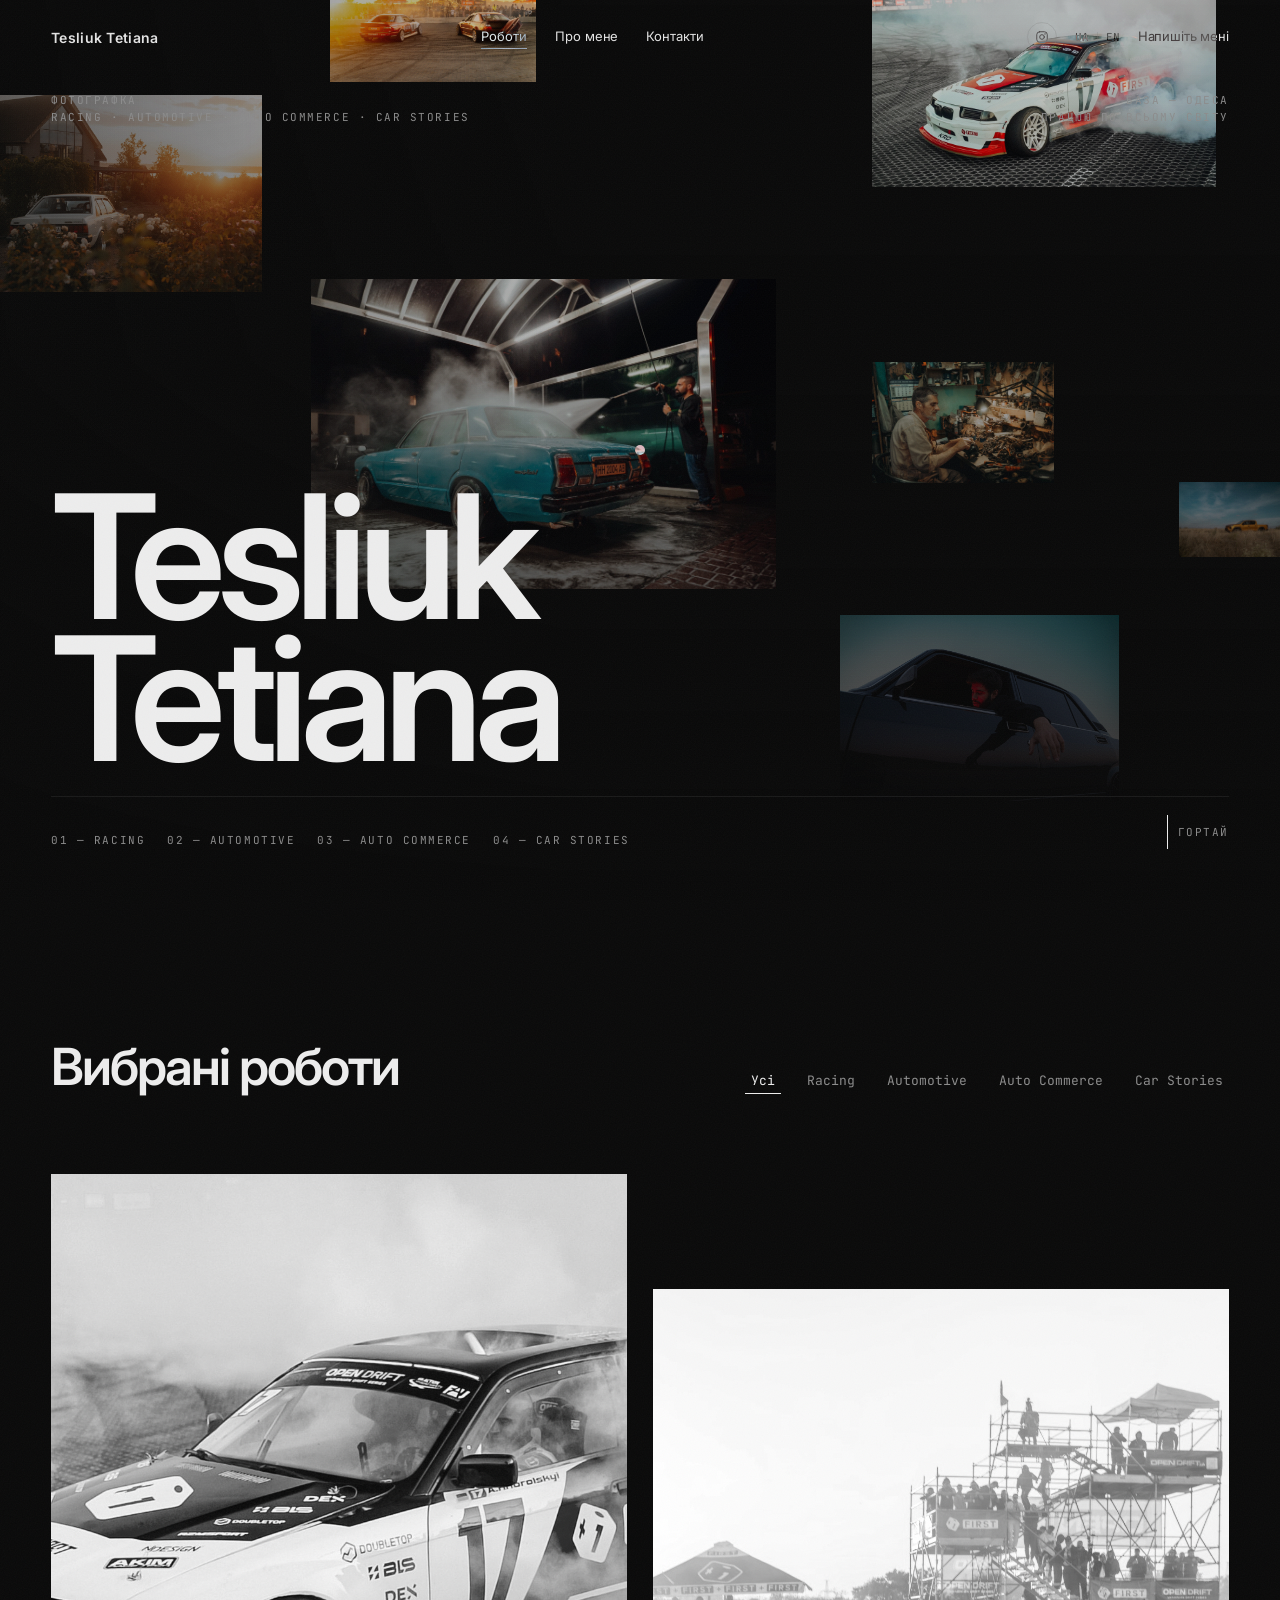
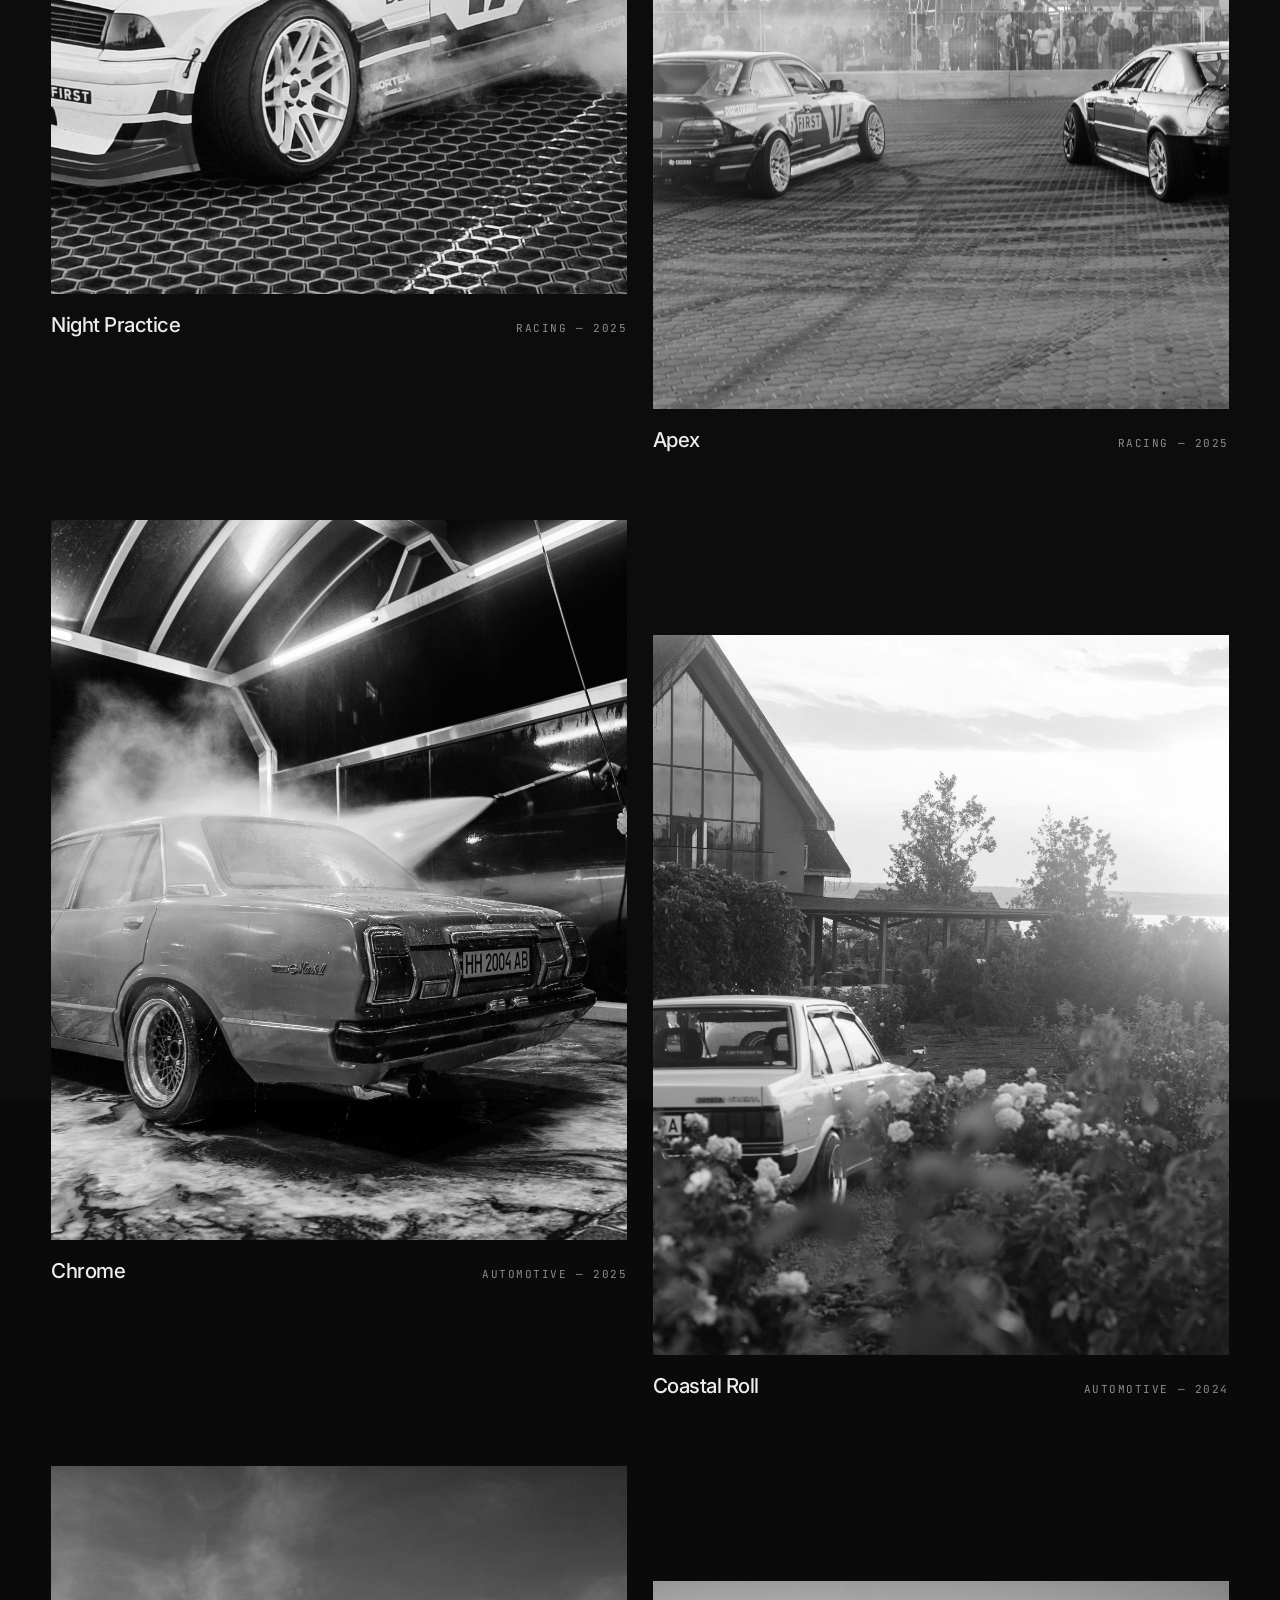
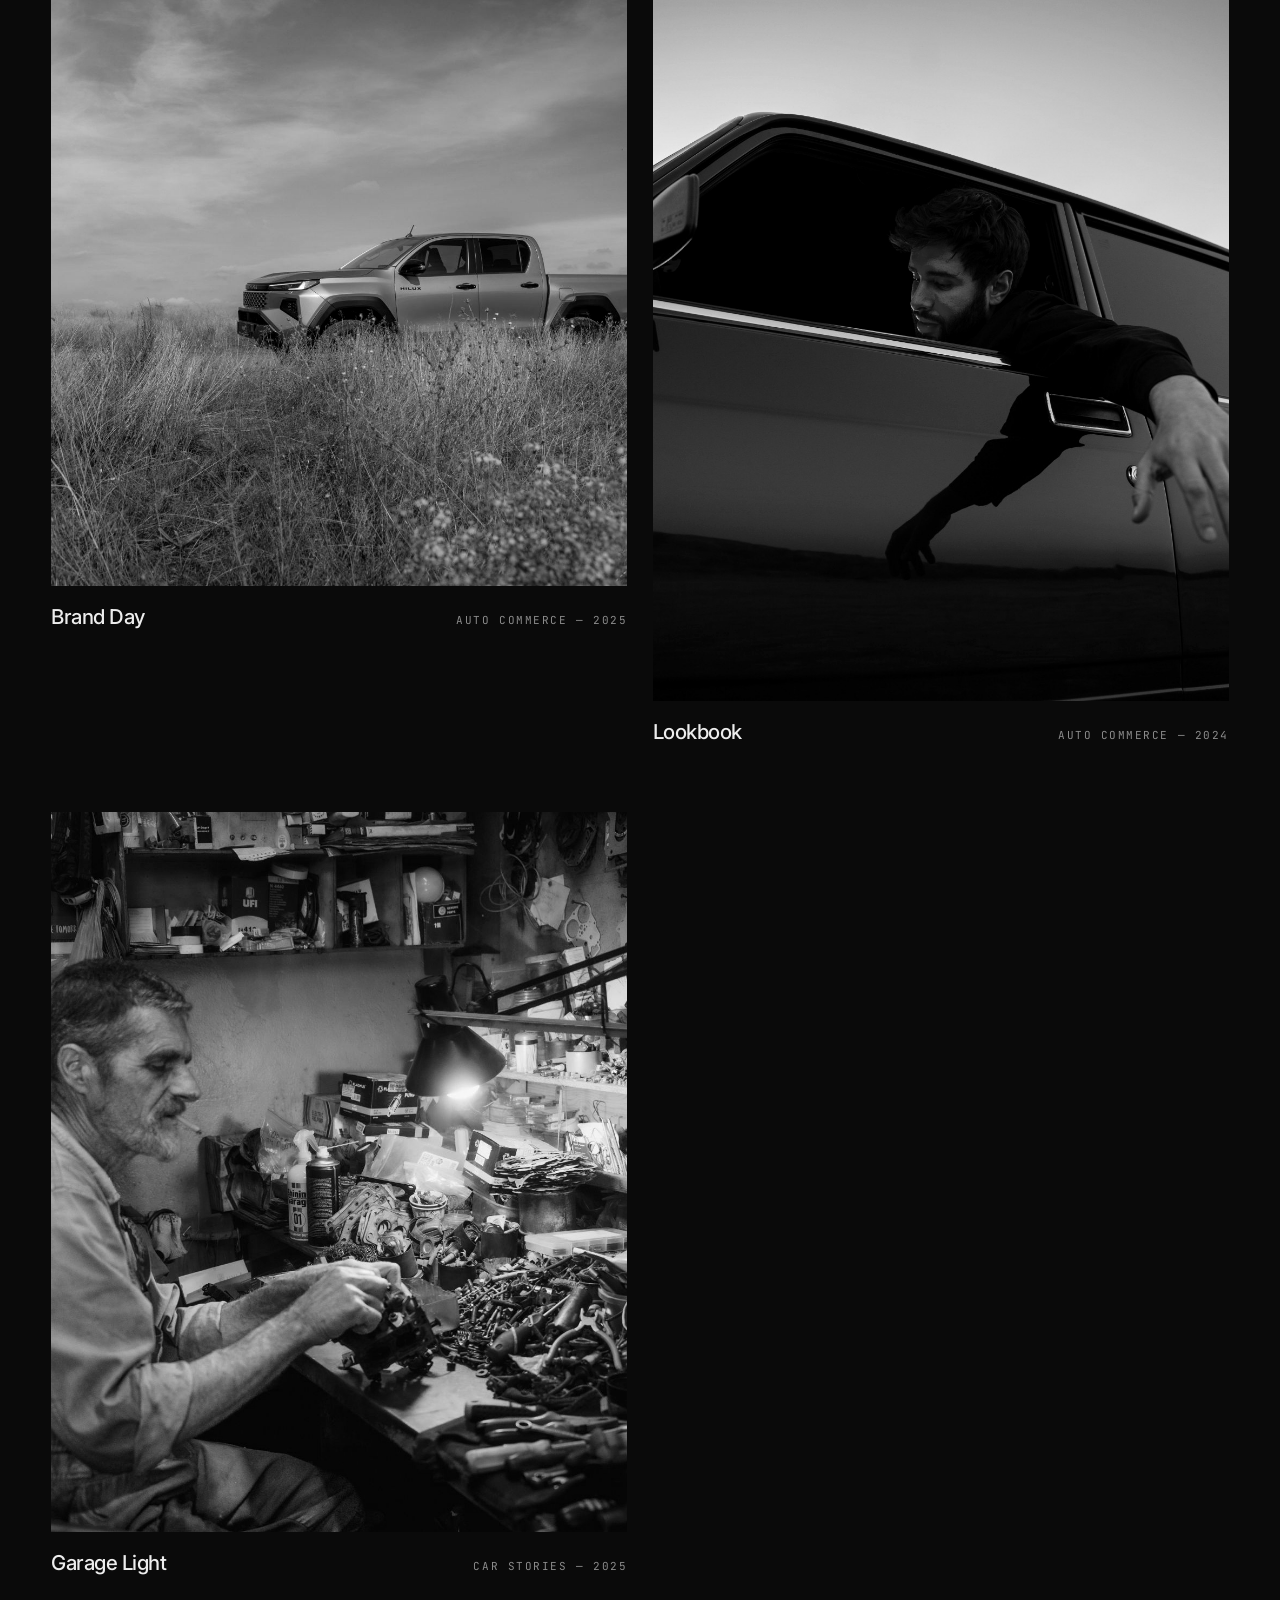
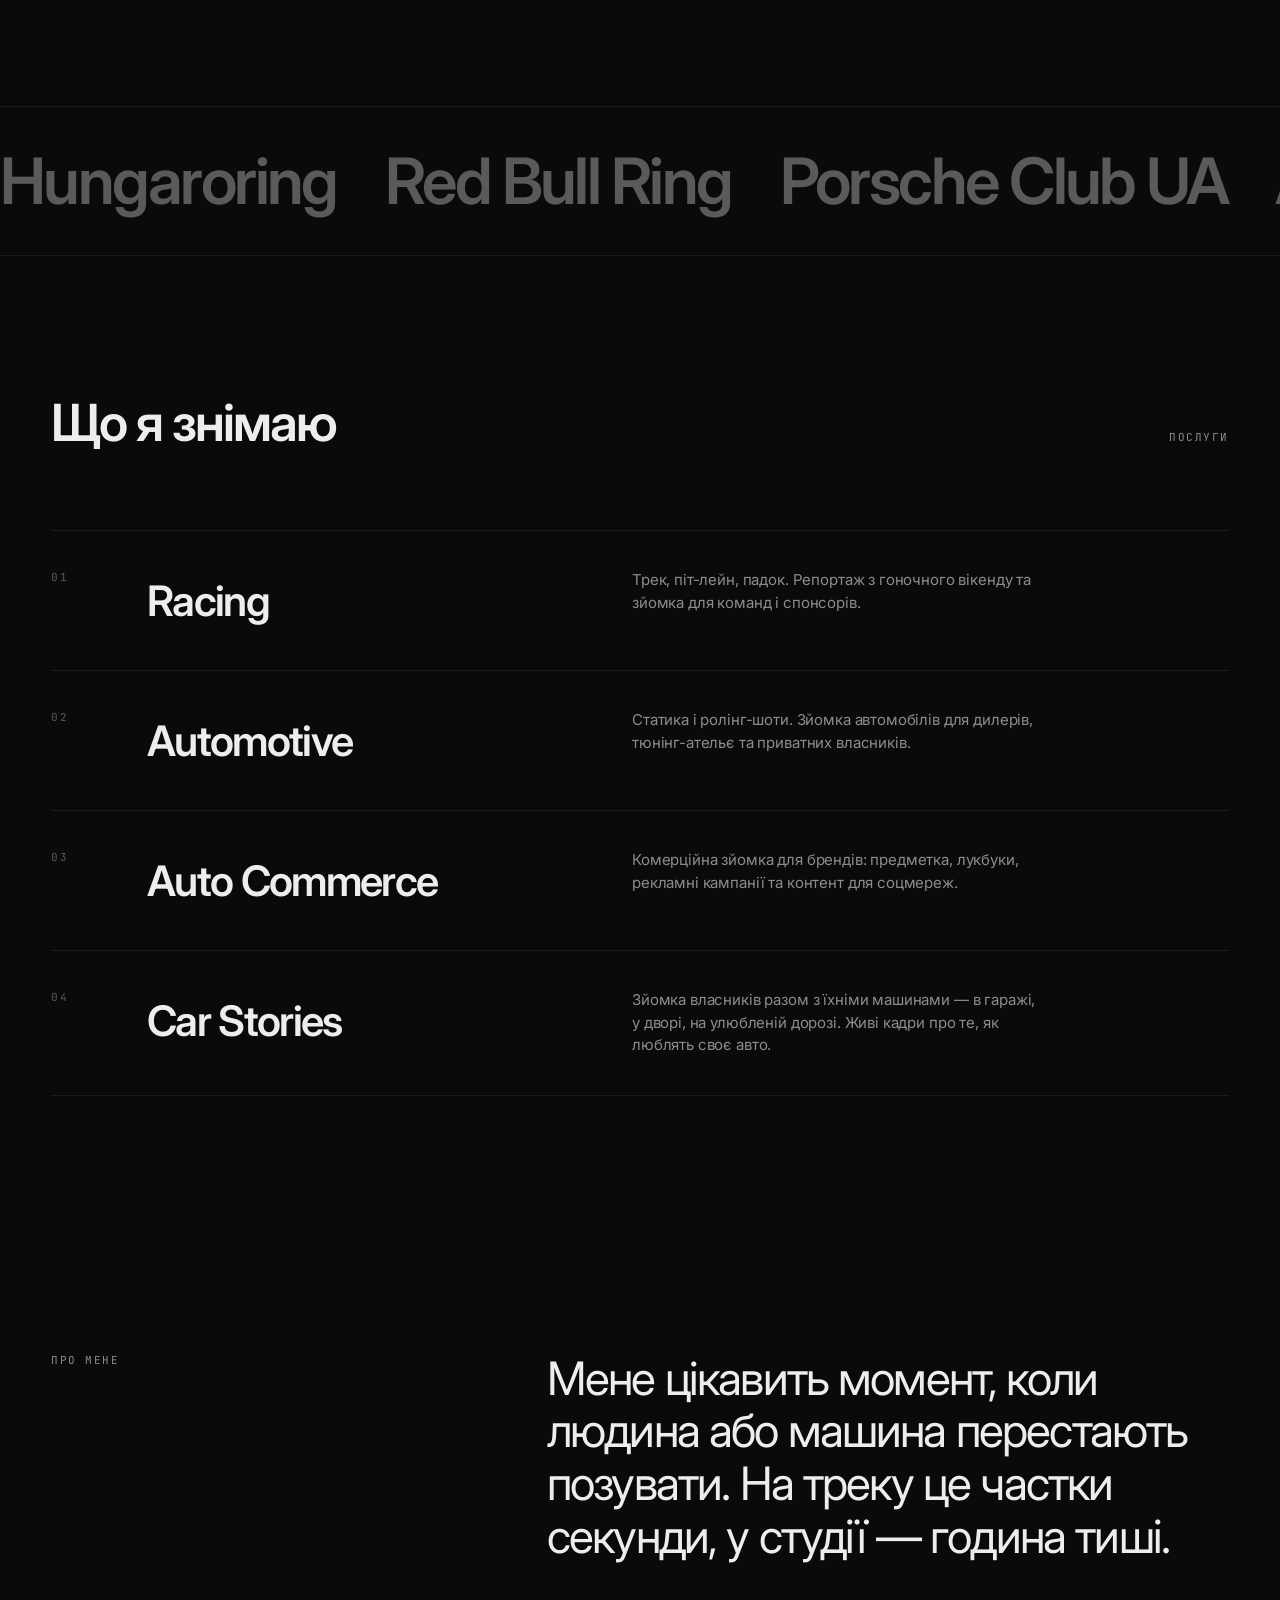
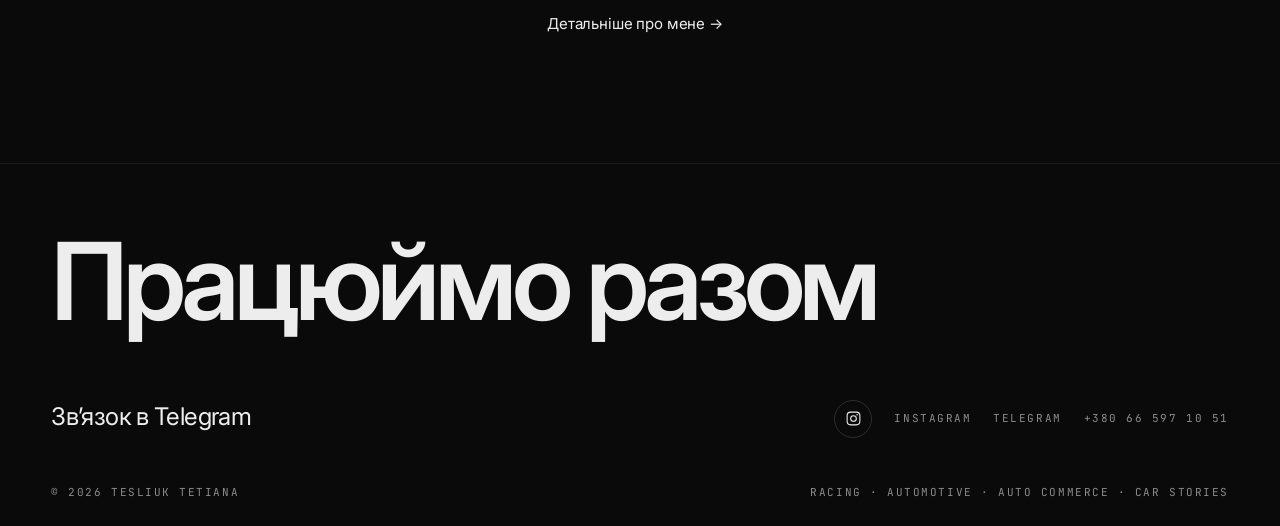
<file: index.html>
<!doctype html>
<html lang="uk">
<head>
  <meta charset="utf-8">
  <meta name="viewport" content="width=device-width, initial-scale=1">
  <meta name="description" content="">
  <link rel="preconnect" href="https://fonts.googleapis.com">
  <link rel="preconnect" href="https://fonts.gstatic.com" crossorigin>
  <link href="https://fonts.googleapis.com/css2?family=Inter:wght@400;500;600&family=JetBrains+Mono:wght@400&display=swap" rel="stylesheet">
  <link rel="icon" href="/favicon.svg" type="image/svg+xml">
  <link rel="canonical" href="https://tesliukphoto.netlify.app/">

  <meta property="og:type" content="website">
  <meta property="og:site_name" content="Tesliuk Tetiana">
  <meta property="og:locale" content="uk_UA">
  <meta property="og:locale:alternate" content="en_US">
  <meta property="og:url" content="https://tesliukphoto.netlify.app/">
  <meta property="og:title" content="Tesliuk Tetiana — фотографка">
  <meta property="og:description" content="Перегони, автомобільна та комерційна зйомка. Одеса, зйомки по всьому світу.">
  <meta property="og:image" content="https://tesliukphoto.netlify.app/images/hero/drift-bmw.jpg">
  <meta property="og:image:width" content="2000">
  <meta property="og:image:height" content="1124">
  <meta name="twitter:card" content="summary_large_image">

  <link rel="stylesheet" href="assets/css/style.css">
  <title>Tesliuk Tetiana — Photographer</title>
</head>
<body data-title="titles.index">
  <div class="grain"></div>

  <header class="hdr">
    <a class="hdr__logo" href="index.html" data-name>Tesliuk Tetiana</a>

    <nav class="hdr__nav">
      <a class="ul" href="index.html" data-i18n="nav.work">Work</a>
      <a class="ul" href="about.html" data-i18n="nav.about">About</a>
      <a class="ul" href="contact.html" data-i18n="nav.contact">Contact</a>
    </nav>

    <div class="hdr__right">
      <a class="ig" href="#" data-ig target="_blank" rel="noopener" aria-label="Instagram"><svg viewBox="0 0 24 24" fill="none" stroke="currentColor" stroke-width="1.5" stroke-linecap="round" stroke-linejoin="round" aria-hidden="true"><rect x="3" y="3" width="18" height="18" rx="5"/><circle cx="12" cy="12" r="4"/><circle cx="17.2" cy="6.8" r="1.1" fill="currentColor" stroke="none"/></svg></a>
      <div class="lang" data-lang></div>
      <a class="ul" href="#" data-tg target="_blank" rel="noopener" data-i18n="nav.talk">Let’s talk</a>
    </div>

    <div class="hdr__m">
      <a class="ig" href="#" data-ig target="_blank" rel="noopener" aria-label="Instagram"><svg viewBox="0 0 24 24" fill="none" stroke="currentColor" stroke-width="1.5" stroke-linecap="round" stroke-linejoin="round" aria-hidden="true"><rect x="3" y="3" width="18" height="18" rx="5"/><circle cx="12" cy="12" r="4"/><circle cx="17.2" cy="6.8" r="1.1" fill="currentColor" stroke="none"/></svg></a>
      <div class="lang" data-lang></div>
      <button class="burger" type="button" aria-label="Menu"><i></i><i></i></button>
    </div>
  </header>

  <div class="menu">
    <nav class="menu__list">
      <a href="index.html" data-i18n="nav.work">Work</a>
      <a href="about.html" data-i18n="nav.about">About</a>
      <a href="contact.html" data-i18n="nav.contact">Contact</a>
    </nav>
    <div class="menu__foot">
      <span class="mono">© <span data-year></span> — <span data-name></span></span>
      <a class="ig" href="#" data-ig target="_blank" rel="noopener" aria-label="Instagram"><svg viewBox="0 0 24 24" fill="none" stroke="currentColor" stroke-width="1.5" stroke-linecap="round" stroke-linejoin="round" aria-hidden="true"><rect x="3" y="3" width="18" height="18" rx="5"/><circle cx="12" cy="12" r="4"/><circle cx="17.2" cy="6.8" r="1.1" fill="currentColor" stroke="none"/></svg></a>
    </div>
  </div>

  <div class="loader">
    <div class="loader__bar"><i></i></div>
    <div class="loader__name display" data-name>Tesliuk Tetiana</div>
    <div class="loader__num">000</div>
  </div>

  <!-- ===== HERO ===== -->
  <section class="hero">
    <div class="hero__flow" data-flow aria-hidden="true"></div>
    <div class="hero__veil" aria-hidden="true"></div>

    <div class="hero__inner">
      <div class="hero__top">
        <p class="mono">
          <span data-i18n="hero.role">Photographer</span><br>
          <span data-i18n="hero.tagline">Racing · Automotive · Commerce</span>
        </p>
        <p class="mono hero__meta" style="text-align:right">
          <span data-i18n="hero.based">Based in Odesa</span><br>
          <span data-i18n="hero.available">Available worldwide</span>
        </p>
      </div>

      <div class="hero__spacer"></div>

      <h1 class="hero__title">
        <span class="word"><span>Tesliuk</span></span>
        <span class="word"><span>Tetiana</span></span>
      </h1>

      <div class="hero__sub">
        <div class="hero__tags mono">
          <span data-hero-tag>01 — Racing</span>
          <span data-hero-tag>02 — Automotive</span>
          <span data-hero-tag>03 — Commerce</span>
          <span data-hero-tag>04 — Car Stories</span>
        </div>
        <div class="scroll-hint mono"><i></i> <span data-i18n="hero.scroll">Scroll</span></div>
      </div>
    </div>
  </section>

  <!-- ===== WORK ===== -->
  <section class="sec" id="work">
    <div class="sec__head">
      <h2 class="sec__title" data-i18n="sections.selectedWork">Selected Work</h2>
      <div class="filter mono" data-filter></div>
    </div>
    <div class="grid" data-grid></div>
  </section>

  <div class="marq" data-marquee></div>

  <!-- ===== SERVICES ===== -->
  <section class="sec">
    <div class="sec__head">
      <h2 class="sec__title" data-i18n="sections.whatIShoot">What I shoot</h2>
      <span class="mono" data-i18n="sections.services">Services</span>
    </div>
    <div class="srv" data-services></div>
  </section>

  <!-- ===== ABOUT TEASER ===== -->
  <section class="sec">
    <div class="cols">
      <span class="mono reveal" data-i18n="sections.about">About</span>
      <div class="reveal" data-d="1">
        <p class="lead lead--big" data-i18n="teaser"></p>
        <p style="margin-top:28px">
          <a class="ul" href="about.html" data-i18n="more" data-cursor="more">More about me →</a>
        </p>
      </div>
    </div>
  </section>

  <footer class="ftr">
    <h2 class="ftr__big reveal">
      <span data-i18n="footer.big1">Let’s</span> <span data-i18n="footer.big2">work</span>
    </h2>
    <div class="ftr__row">
      <a class="lead ul" href="#" data-tglink data-cursor="write" target="_blank" rel="noopener"></a>
      <div class="ftr__links mono">
        <a class="ig" href="#" data-ig target="_blank" rel="noopener" aria-label="Instagram"><svg viewBox="0 0 24 24" fill="none" stroke="currentColor" stroke-width="1.5" stroke-linecap="round" stroke-linejoin="round" aria-hidden="true"><rect x="3" y="3" width="18" height="18" rx="5"/><circle cx="12" cy="12" r="4"/><circle cx="17.2" cy="6.8" r="1.1" fill="currentColor" stroke="none"/></svg></a>
        <a class="ul" href="#" data-ig target="_blank" rel="noopener">Instagram</a>
        <a class="ul" href="#" data-tg target="_blank" rel="noopener">Telegram</a>
        <a class="ul" href="#" data-phone></a>
      </div>
    </div>
    <div class="ftr__row mono" style="margin-top:46px">
      <span>© <span data-year></span> <span data-name></span></span>
      <span data-i18n="hero.tagline">Racing · Automotive · Commerce</span>
    </div>
  </footer>

  <script src="assets/js/data.js"></script>
  <script src="assets/js/main.js"></script>
</body>
</html>
</file>
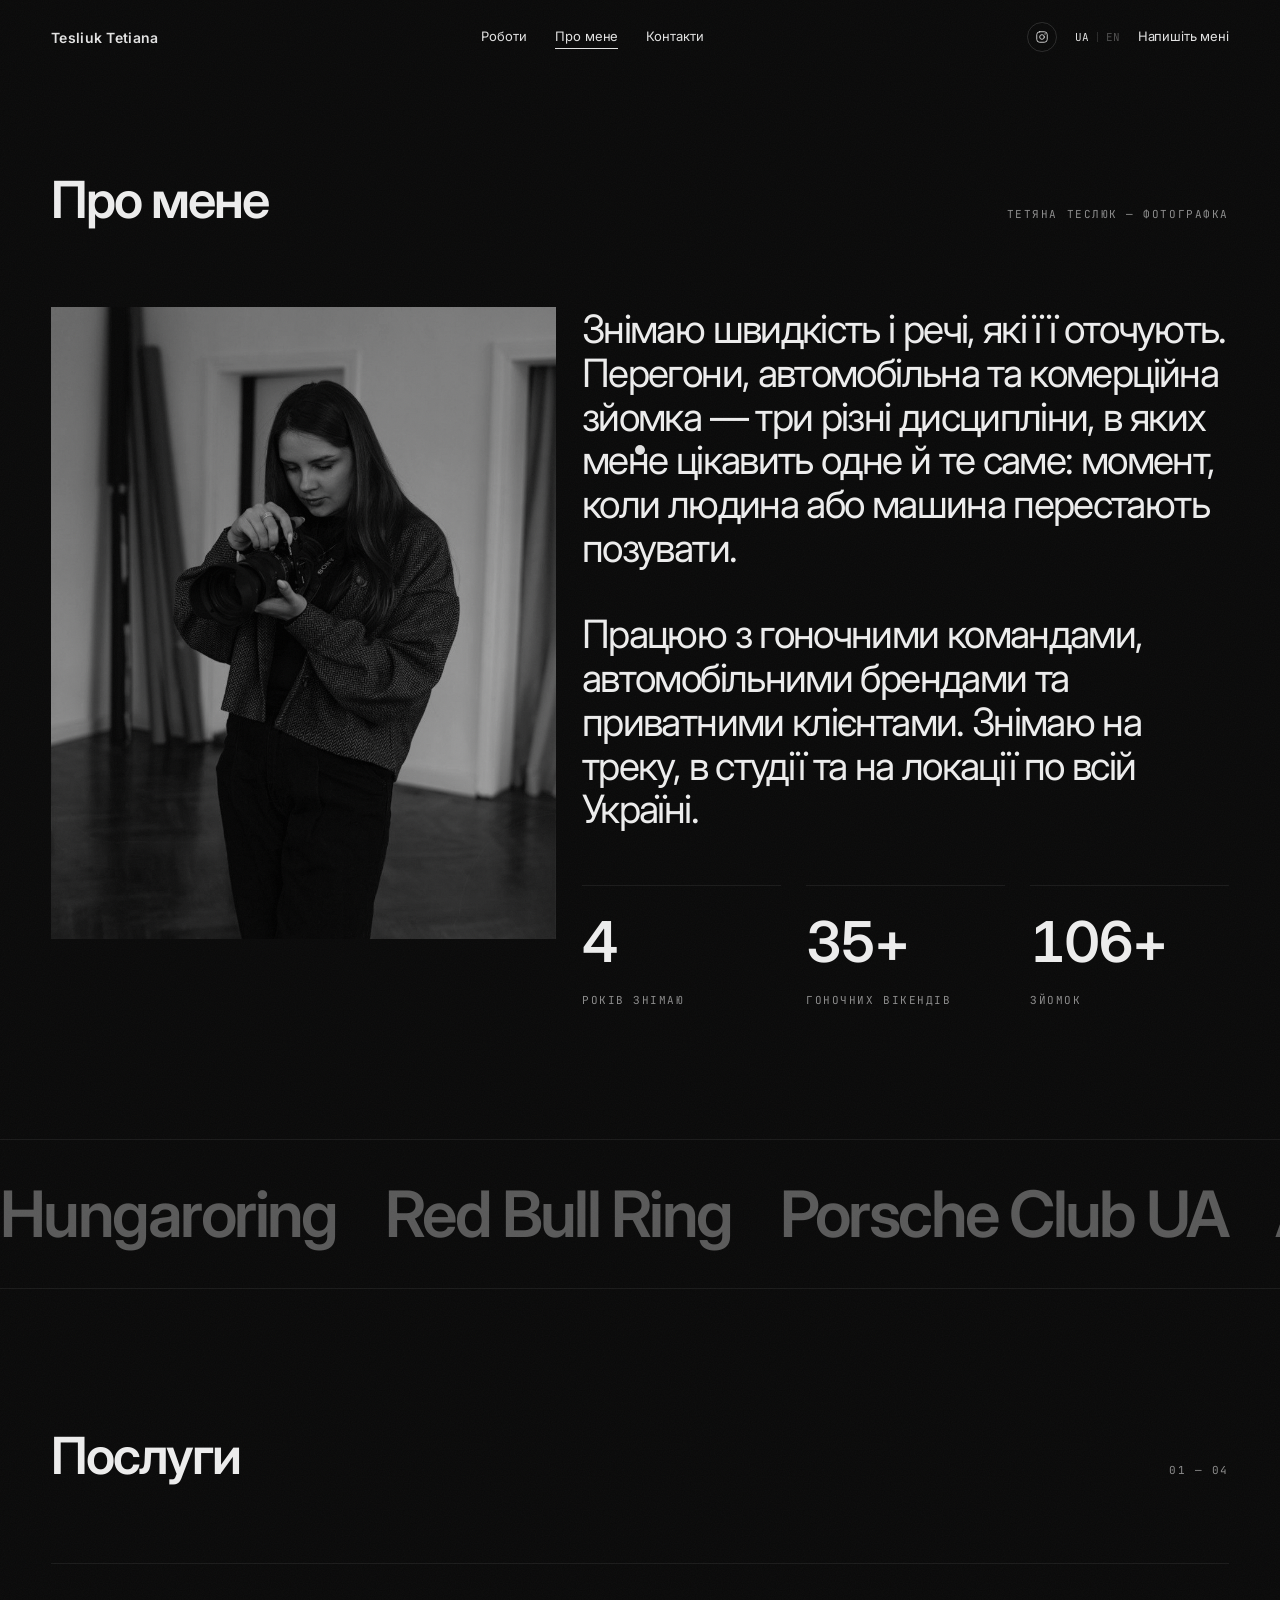
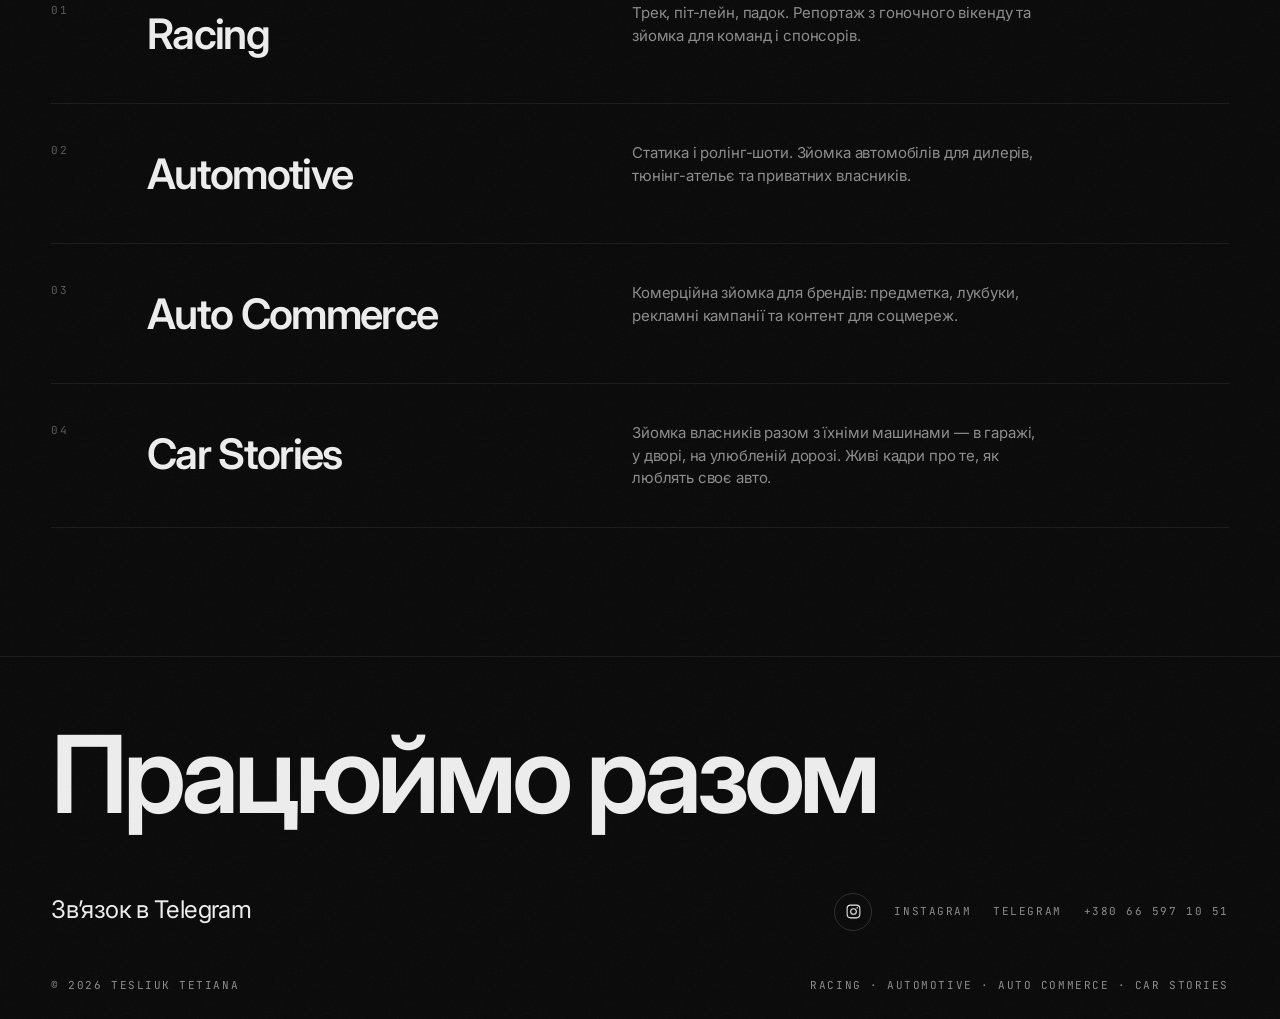
<file: about.html>
<!doctype html>
<html lang="uk">
<head>
  <meta charset="utf-8">
  <meta name="viewport" content="width=device-width, initial-scale=1">
  <meta name="description" content="">
  <link rel="preconnect" href="https://fonts.googleapis.com">
  <link rel="preconnect" href="https://fonts.gstatic.com" crossorigin>
  <link href="https://fonts.googleapis.com/css2?family=Inter:wght@400;500;600&family=JetBrains+Mono:wght@400&display=swap" rel="stylesheet">
  <link rel="icon" href="/favicon.svg" type="image/svg+xml">
  <link rel="canonical" href="https://tesliukphoto.netlify.app/about.html">

  <meta property="og:type" content="website">
  <meta property="og:site_name" content="Tesliuk Tetiana">
  <meta property="og:locale" content="uk_UA">
  <meta property="og:locale:alternate" content="en_US">
  <meta property="og:url" content="https://tesliukphoto.netlify.app/about.html">
  <meta property="og:title" content="Про мене — Tesliuk Tetiana">
  <meta property="og:description" content="Тетяна Теслюк: перегони, автомобільна та комерційна зйомка.">
  <meta property="og:image" content="https://tesliukphoto.netlify.app/images/hero/drift-bmw.jpg">
  <meta property="og:image:width" content="2000">
  <meta property="og:image:height" content="1124">
  <meta name="twitter:card" content="summary_large_image">

  <link rel="stylesheet" href="assets/css/style.css">
  <title>About — Tesliuk Tetiana</title>
</head>
<body data-title="titles.about">
  <div class="grain"></div>

  <header class="hdr">
    <a class="hdr__logo" href="index.html" data-name>Tesliuk Tetiana</a>

    <nav class="hdr__nav">
      <a class="ul" href="index.html" data-i18n="nav.work">Work</a>
      <a class="ul" href="about.html" data-i18n="nav.about">About</a>
      <a class="ul" href="contact.html" data-i18n="nav.contact">Contact</a>
    </nav>

    <div class="hdr__right">
      <a class="ig" href="#" data-ig target="_blank" rel="noopener" aria-label="Instagram"><svg viewBox="0 0 24 24" fill="none" stroke="currentColor" stroke-width="1.5" stroke-linecap="round" stroke-linejoin="round" aria-hidden="true"><rect x="3" y="3" width="18" height="18" rx="5"/><circle cx="12" cy="12" r="4"/><circle cx="17.2" cy="6.8" r="1.1" fill="currentColor" stroke="none"/></svg></a>
      <div class="lang" data-lang></div>
      <a class="ul" href="#" data-tg target="_blank" rel="noopener" data-i18n="nav.talk">Let’s talk</a>
    </div>

    <div class="hdr__m">
      <a class="ig" href="#" data-ig target="_blank" rel="noopener" aria-label="Instagram"><svg viewBox="0 0 24 24" fill="none" stroke="currentColor" stroke-width="1.5" stroke-linecap="round" stroke-linejoin="round" aria-hidden="true"><rect x="3" y="3" width="18" height="18" rx="5"/><circle cx="12" cy="12" r="4"/><circle cx="17.2" cy="6.8" r="1.1" fill="currentColor" stroke="none"/></svg></a>
      <div class="lang" data-lang></div>
      <button class="burger" type="button" aria-label="Menu"><i></i><i></i></button>
    </div>
  </header>

  <div class="menu">
    <nav class="menu__list">
      <a href="index.html" data-i18n="nav.work">Work</a>
      <a href="about.html" data-i18n="nav.about">About</a>
      <a href="contact.html" data-i18n="nav.contact">Contact</a>
    </nav>
    <div class="menu__foot">
      <span class="mono">© <span data-year></span> — <span data-name></span></span>
      <a class="ig" href="#" data-ig target="_blank" rel="noopener" aria-label="Instagram"><svg viewBox="0 0 24 24" fill="none" stroke="currentColor" stroke-width="1.5" stroke-linecap="round" stroke-linejoin="round" aria-hidden="true"><rect x="3" y="3" width="18" height="18" rx="5"/><circle cx="12" cy="12" r="4"/><circle cx="17.2" cy="6.8" r="1.1" fill="currentColor" stroke="none"/></svg></a>
    </div>
  </div>

  <section class="sec" style="padding-top:calc(var(--pad) + 110px)">
    <div class="sec__head">
      <h1 class="sec__title" data-i18n="sections.about">About</h1>
      <span class="mono" data-i18n="sections.aboutSub">Tetiana Tesliuk — Photographer</span>
    </div>

    <div class="cols cols--about">
      <div class="reveal">
        <div class="frame frame--color" data-ratio="portrait" style="max-width:630px">
          <img src="images/about.jpg" alt="Tesliuk Tetiana" loading="lazy">
          <div class="ph"><span>portrait</span></div>
        </div>
      </div>
      <div class="reveal" data-d="1">
        <div class="bio--xl" data-bio></div>

        <div class="facts">
          <div><b data-count="5">5</b><span class="mono" data-fact></span></div>
          <div><b data-count="40" data-suffix="+">40+</b><span class="mono" data-fact></span></div>
          <div><b data-count="120" data-suffix="+">120+</b><span class="mono" data-fact></span></div>
        </div>
      </div>
    </div>
  </section>

  <div class="marq" data-marquee></div>

  <section class="sec">
    <div class="sec__head">
      <h2 class="sec__title" data-i18n="sections.services">Services</h2>
      <span class="mono" data-i18n="sections.servicesNum">01 — 03</span>
    </div>
    <div class="srv" data-services></div>
  </section>

  <footer class="ftr">
    <h2 class="ftr__big reveal">
      <span data-i18n="footer.big1">Let’s</span> <span data-i18n="footer.big2">work</span>
    </h2>
    <div class="ftr__row">
      <a class="lead ul" href="#" data-tglink data-cursor="write" target="_blank" rel="noopener"></a>
      <div class="ftr__links mono">
        <a class="ig" href="#" data-ig target="_blank" rel="noopener" aria-label="Instagram"><svg viewBox="0 0 24 24" fill="none" stroke="currentColor" stroke-width="1.5" stroke-linecap="round" stroke-linejoin="round" aria-hidden="true"><rect x="3" y="3" width="18" height="18" rx="5"/><circle cx="12" cy="12" r="4"/><circle cx="17.2" cy="6.8" r="1.1" fill="currentColor" stroke="none"/></svg></a>
        <a class="ul" href="#" data-ig target="_blank" rel="noopener">Instagram</a>
        <a class="ul" href="#" data-tg target="_blank" rel="noopener">Telegram</a>
        <a class="ul" href="#" data-phone></a>
      </div>
    </div>
    <div class="ftr__row mono" style="margin-top:46px">
      <span>© <span data-year></span> <span data-name></span></span>
      <span data-i18n="hero.tagline">Racing · Automotive · Commerce</span>
    </div>
  </footer>

  <script src="assets/js/data.js"></script>
  <script src="assets/js/main.js"></script>
</body>
</html>
</file>
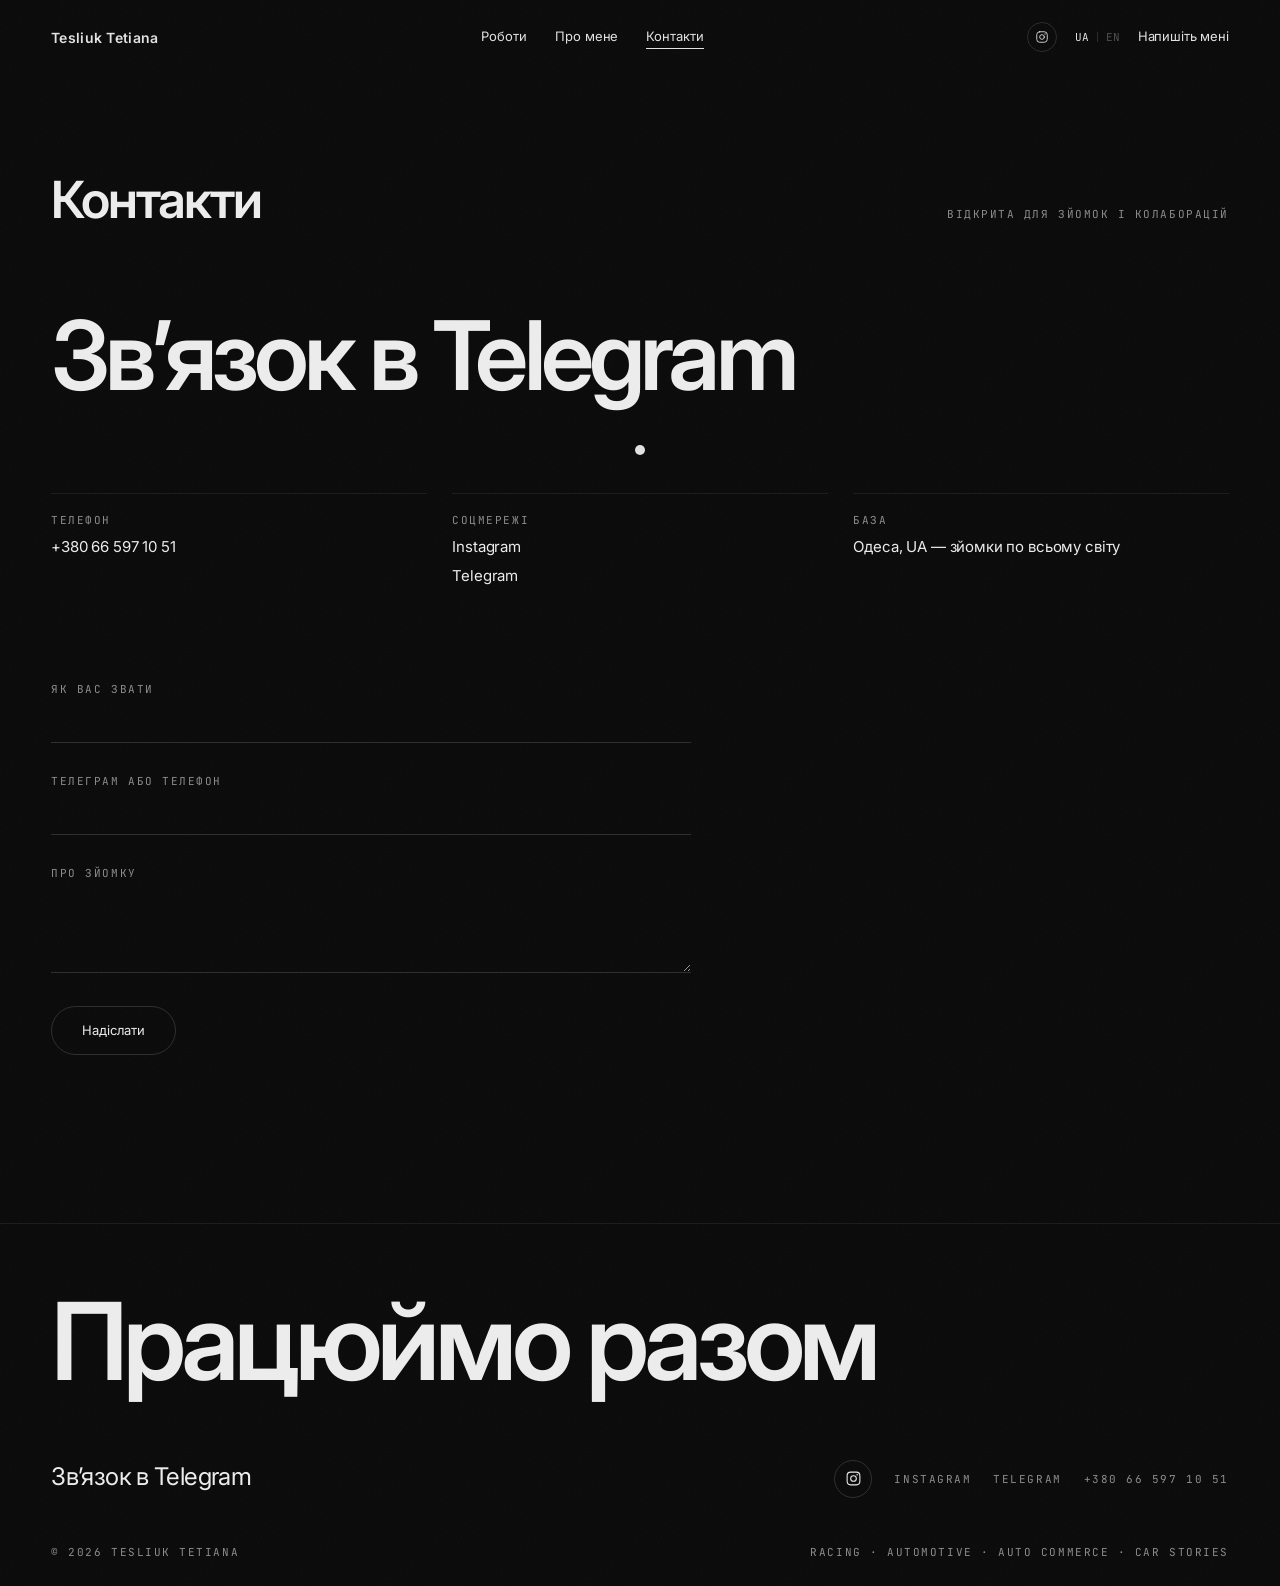
<file: contact.html>
<!doctype html>
<html lang="uk">
<head>
  <meta charset="utf-8">
  <meta name="viewport" content="width=device-width, initial-scale=1">
  <meta name="description" content="">
  <link rel="preconnect" href="https://fonts.googleapis.com">
  <link rel="preconnect" href="https://fonts.gstatic.com" crossorigin>
  <link href="https://fonts.googleapis.com/css2?family=Inter:wght@400;500;600&family=JetBrains+Mono:wght@400&display=swap" rel="stylesheet">
  <link rel="icon" href="/favicon.svg" type="image/svg+xml">
  <link rel="canonical" href="https://tesliukphoto.netlify.app/contact.html">

  <meta property="og:type" content="website">
  <meta property="og:site_name" content="Tesliuk Tetiana">
  <meta property="og:locale" content="uk_UA">
  <meta property="og:locale:alternate" content="en_US">
  <meta property="og:url" content="https://tesliukphoto.netlify.app/contact.html">
  <meta property="og:title" content="Контакти — Tesliuk Tetiana">
  <meta property="og:description" content="Відкрита для зйомок і колаборацій.">
  <meta property="og:image" content="https://tesliukphoto.netlify.app/images/hero/drift-bmw.jpg">
  <meta property="og:image:width" content="2000">
  <meta property="og:image:height" content="1124">
  <meta name="twitter:card" content="summary_large_image">

  <link rel="stylesheet" href="assets/css/style.css">
  <title>Contact — Tesliuk Tetiana</title>
</head>
<body data-title="titles.contact">
  <div class="grain"></div>

  <header class="hdr">
    <a class="hdr__logo" href="index.html" data-name>Tesliuk Tetiana</a>

    <nav class="hdr__nav">
      <a class="ul" href="index.html" data-i18n="nav.work">Work</a>
      <a class="ul" href="about.html" data-i18n="nav.about">About</a>
      <a class="ul" href="contact.html" data-i18n="nav.contact">Contact</a>
    </nav>

    <div class="hdr__right">
      <a class="ig" href="#" data-ig target="_blank" rel="noopener" aria-label="Instagram"><svg viewBox="0 0 24 24" fill="none" stroke="currentColor" stroke-width="1.5" stroke-linecap="round" stroke-linejoin="round" aria-hidden="true"><rect x="3" y="3" width="18" height="18" rx="5"/><circle cx="12" cy="12" r="4"/><circle cx="17.2" cy="6.8" r="1.1" fill="currentColor" stroke="none"/></svg></a>
      <div class="lang" data-lang></div>
      <a class="ul" href="#" data-tg target="_blank" rel="noopener" data-i18n="nav.talk">Let’s talk</a>
    </div>

    <div class="hdr__m">
      <a class="ig" href="#" data-ig target="_blank" rel="noopener" aria-label="Instagram"><svg viewBox="0 0 24 24" fill="none" stroke="currentColor" stroke-width="1.5" stroke-linecap="round" stroke-linejoin="round" aria-hidden="true"><rect x="3" y="3" width="18" height="18" rx="5"/><circle cx="12" cy="12" r="4"/><circle cx="17.2" cy="6.8" r="1.1" fill="currentColor" stroke="none"/></svg></a>
      <div class="lang" data-lang></div>
      <button class="burger" type="button" aria-label="Menu"><i></i><i></i></button>
    </div>
  </header>

  <div class="menu">
    <nav class="menu__list">
      <a href="index.html" data-i18n="nav.work">Work</a>
      <a href="about.html" data-i18n="nav.about">About</a>
      <a href="contact.html" data-i18n="nav.contact">Contact</a>
    </nav>
    <div class="menu__foot">
      <span class="mono">© <span data-year></span> — <span data-name></span></span>
      <a class="ig" href="#" data-ig target="_blank" rel="noopener" aria-label="Instagram"><svg viewBox="0 0 24 24" fill="none" stroke="currentColor" stroke-width="1.5" stroke-linecap="round" stroke-linejoin="round" aria-hidden="true"><rect x="3" y="3" width="18" height="18" rx="5"/><circle cx="12" cy="12" r="4"/><circle cx="17.2" cy="6.8" r="1.1" fill="currentColor" stroke="none"/></svg></a>
    </div>
  </div>

  <section class="sec" style="padding-top:calc(var(--pad) + 110px)">
    <div class="sec__head">
      <h1 class="sec__title" data-i18n="sections.contact">Contact</h1>
      <span class="mono" data-i18n="contactPage.sub">Open for shoots and collaborations</span>
    </div>

    <a class="contact__mail reveal" href="#" data-tglink data-cursor="write" target="_blank" rel="noopener"></a>

    <div class="contact__grid">
      <div class="reveal">
        <span class="mono" data-i18n="contactPage.phone">Phone</span>
        <a class="ul" href="#" data-phone></a>
      </div>
      <div class="reveal" data-d="1">
        <span class="mono" data-i18n="contactPage.socials">Socials</span>
        <a class="ul" href="#" data-ig target="_blank" rel="noopener">Instagram</a>
        <a class="ul" href="#" data-tg target="_blank" rel="noopener">Telegram</a>
      </div>
      <div class="reveal" data-d="2">
        <span class="mono" data-i18n="contactPage.base">Based</span>
        <span style="display:block;margin-top:6px" data-i18n="contactPage.baseValue"></span>
      </div>
    </div>

    <form class="form reveal" data-form>
      <label><span class="mono" data-i18n="contactPage.formName">Your name</span><input name="name" required></label>
      <label><span class="mono" data-i18n="contactPage.formContact">Email or telegram</span><input name="contact" required></label>
      <label><span class="mono" data-i18n="contactPage.formMsg">About the shoot</span><textarea name="msg" rows="3" required></textarea></label>
      <button class="btn" type="submit" data-i18n="contactPage.send" data-cursor="send">Send</button>
      <p class="form__note mono" data-note></p>
    </form>
  </section>

  <footer class="ftr">
    <h2 class="ftr__big reveal">
      <span data-i18n="footer.big1">Let’s</span> <span data-i18n="footer.big2">work</span>
    </h2>
    <div class="ftr__row">
      <a class="lead ul" href="#" data-tglink data-cursor="write" target="_blank" rel="noopener"></a>
      <div class="ftr__links mono">
        <a class="ig" href="#" data-ig target="_blank" rel="noopener" aria-label="Instagram"><svg viewBox="0 0 24 24" fill="none" stroke="currentColor" stroke-width="1.5" stroke-linecap="round" stroke-linejoin="round" aria-hidden="true"><rect x="3" y="3" width="18" height="18" rx="5"/><circle cx="12" cy="12" r="4"/><circle cx="17.2" cy="6.8" r="1.1" fill="currentColor" stroke="none"/></svg></a>
        <a class="ul" href="#" data-ig target="_blank" rel="noopener">Instagram</a>
        <a class="ul" href="#" data-tg target="_blank" rel="noopener">Telegram</a>
        <a class="ul" href="#" data-phone></a>
      </div>
    </div>
    <div class="ftr__row mono" style="margin-top:46px">
      <span>© <span data-year></span> <span data-name></span></span>
      <span data-i18n="hero.tagline">Racing · Automotive · Commerce</span>
    </div>
  </footer>

  <script src="assets/js/data.js"></script>
  <script src="assets/js/main.js"></script>
</body>
</html>
</file>
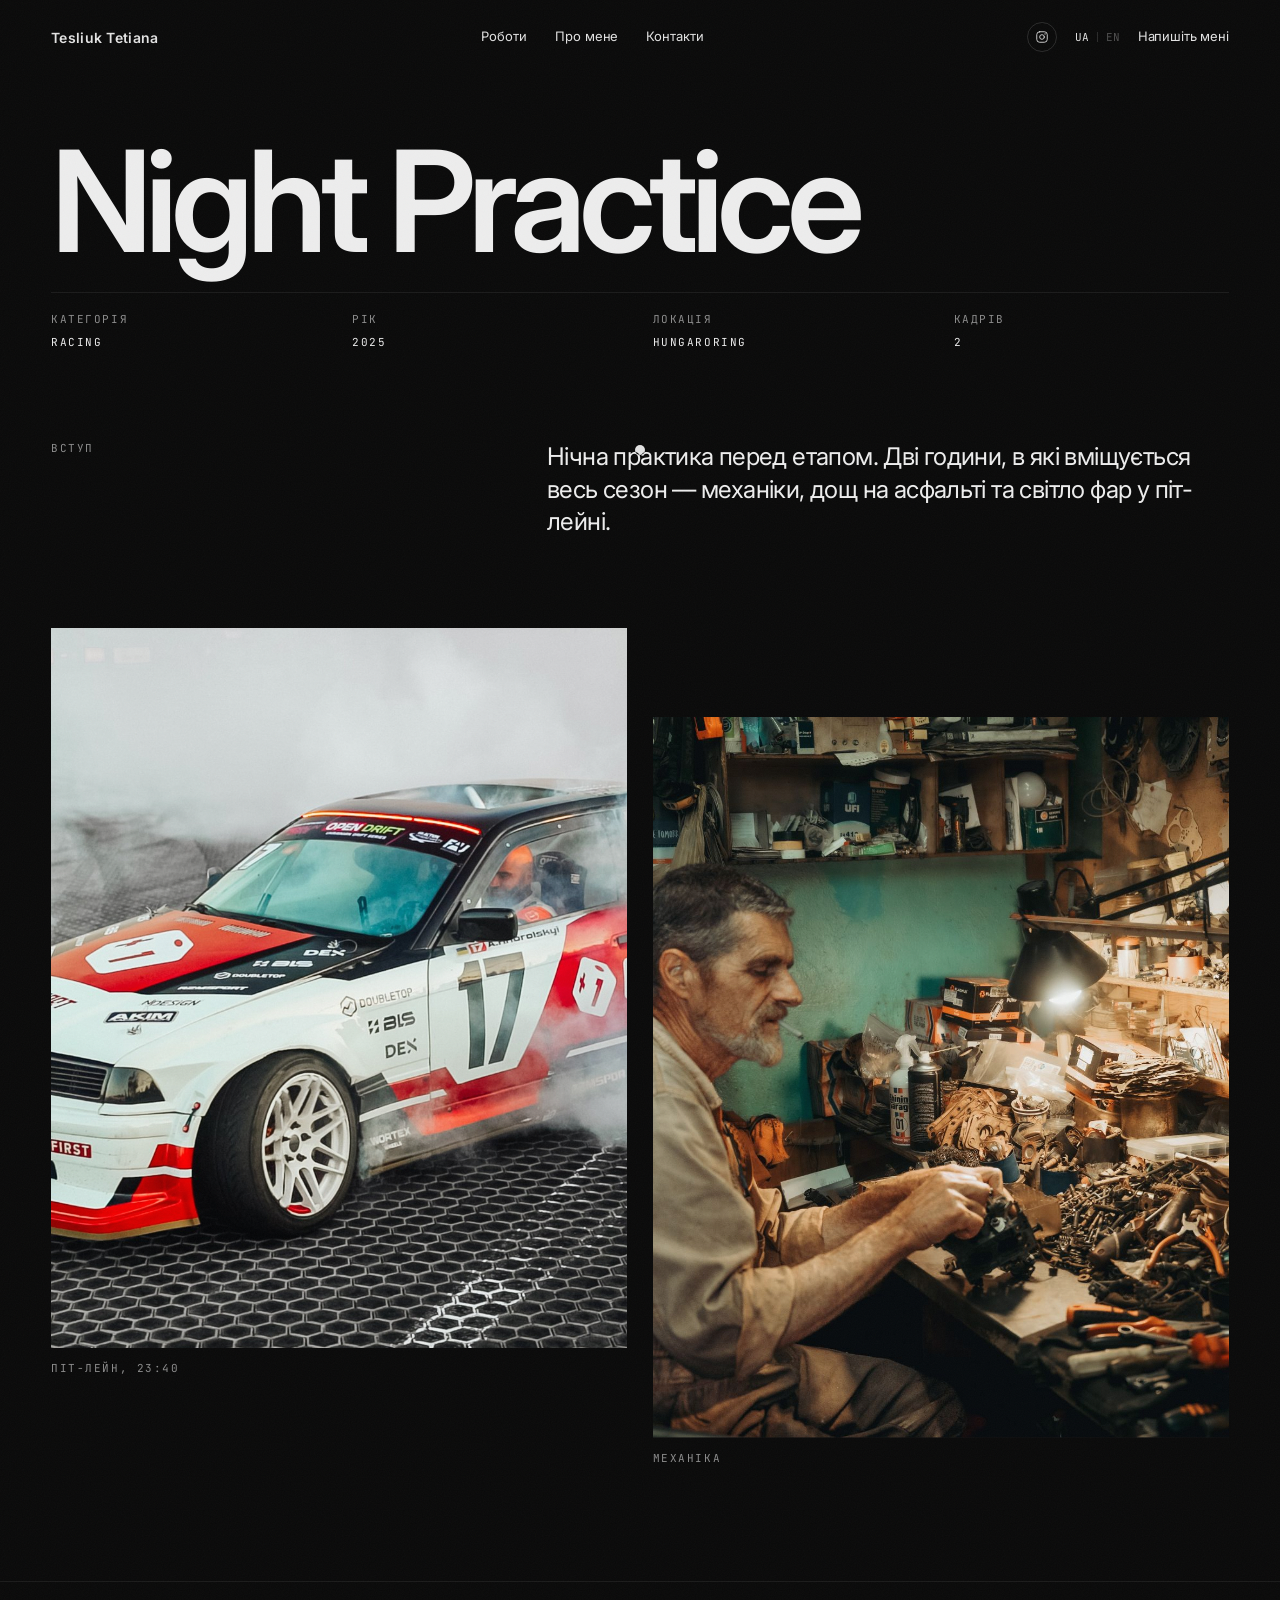
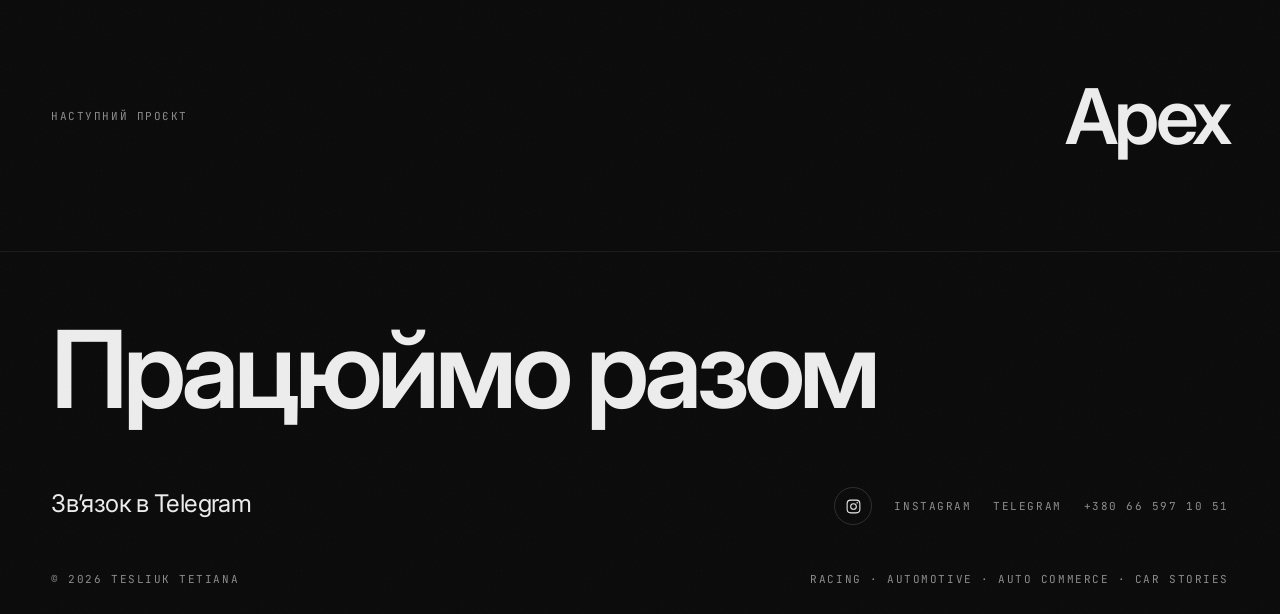
<file: project.html>
<!doctype html>
<html lang="uk">
<head>
  <meta charset="utf-8">
  <meta name="viewport" content="width=device-width, initial-scale=1">
  <meta name="description" content="">
  <link rel="preconnect" href="https://fonts.googleapis.com">
  <link rel="preconnect" href="https://fonts.gstatic.com" crossorigin>
  <link href="https://fonts.googleapis.com/css2?family=Inter:wght@400;500;600&family=JetBrains+Mono:wght@400&display=swap" rel="stylesheet">
  <link rel="icon" href="/favicon.svg" type="image/svg+xml">
  <link rel="canonical" href="https://tesliukphoto.netlify.app/project.html">

  <meta property="og:type" content="website">
  <meta property="og:site_name" content="Tesliuk Tetiana">
  <meta property="og:locale" content="uk_UA">
  <meta property="og:locale:alternate" content="en_US">
  <meta property="og:url" content="https://tesliukphoto.netlify.app/project.html">
  <meta property="og:title" content="Проєкт — Tesliuk Tetiana">
  <meta property="og:description" content="Перегони, автомобільна та комерційна зйомка.">
  <meta property="og:image" content="https://tesliukphoto.netlify.app/images/hero/drift-bmw.jpg">
  <meta property="og:image:width" content="2000">
  <meta property="og:image:height" content="1124">
  <meta name="twitter:card" content="summary_large_image">

  <link rel="stylesheet" href="assets/css/style.css">
  <title>Project — Tesliuk Tetiana</title>
</head>
<body data-project data-title="titles.project">
  <div class="grain"></div>

  <header class="hdr">
    <a class="hdr__logo" href="index.html" data-name>Tesliuk Tetiana</a>

    <nav class="hdr__nav">
      <a class="ul" href="index.html" data-i18n="nav.work">Work</a>
      <a class="ul" href="about.html" data-i18n="nav.about">About</a>
      <a class="ul" href="contact.html" data-i18n="nav.contact">Contact</a>
    </nav>

    <div class="hdr__right">
      <a class="ig" href="#" data-ig target="_blank" rel="noopener" aria-label="Instagram"><svg viewBox="0 0 24 24" fill="none" stroke="currentColor" stroke-width="1.5" stroke-linecap="round" stroke-linejoin="round" aria-hidden="true"><rect x="3" y="3" width="18" height="18" rx="5"/><circle cx="12" cy="12" r="4"/><circle cx="17.2" cy="6.8" r="1.1" fill="currentColor" stroke="none"/></svg></a>
      <div class="lang" data-lang></div>
      <a class="ul" href="#" data-tg target="_blank" rel="noopener" data-i18n="nav.talk">Let’s talk</a>
    </div>

    <div class="hdr__m">
      <a class="ig" href="#" data-ig target="_blank" rel="noopener" aria-label="Instagram"><svg viewBox="0 0 24 24" fill="none" stroke="currentColor" stroke-width="1.5" stroke-linecap="round" stroke-linejoin="round" aria-hidden="true"><rect x="3" y="3" width="18" height="18" rx="5"/><circle cx="12" cy="12" r="4"/><circle cx="17.2" cy="6.8" r="1.1" fill="currentColor" stroke="none"/></svg></a>
      <div class="lang" data-lang></div>
      <button class="burger" type="button" aria-label="Menu"><i></i><i></i></button>
    </div>
  </header>

  <div class="menu">
    <nav class="menu__list">
      <a href="index.html" data-i18n="nav.work">Work</a>
      <a href="about.html" data-i18n="nav.about">About</a>
      <a href="contact.html" data-i18n="nav.contact">Contact</a>
    </nav>
    <div class="menu__foot">
      <span class="mono">© <span data-year></span> — <span data-name></span></span>
      <a class="ig" href="#" data-ig target="_blank" rel="noopener" aria-label="Instagram"><svg viewBox="0 0 24 24" fill="none" stroke="currentColor" stroke-width="1.5" stroke-linecap="round" stroke-linejoin="round" aria-hidden="true"><rect x="3" y="3" width="18" height="18" rx="5"/><circle cx="12" cy="12" r="4"/><circle cx="17.2" cy="6.8" r="1.1" fill="currentColor" stroke="none"/></svg></a>
    </div>
  </div>

  <section class="proj__head">
    <h1 class="proj__title" data-p-title></h1>
    <div class="proj__meta mono" data-p-meta></div>
  </section>

  <section class="proj__intro">
    <div class="cols">
      <span class="mono reveal" data-i18n="sections.intro">Intro</span>
      <p class="lead reveal" data-d="1" data-p-intro style="margin:0"></p>
    </div>
  </section>

  <section class="proj__gallery" data-p-gallery></section>

  <section class="proj__next">
    <span class="mono" data-i18n="sections.nextProject">Next project</span>
    <a href="#" data-p-next data-cursor="view"></a>
  </section>

  <footer class="ftr">
    <h2 class="ftr__big reveal">
      <span data-i18n="footer.big1">Let’s</span> <span data-i18n="footer.big2">work</span>
    </h2>
    <div class="ftr__row">
      <a class="lead ul" href="#" data-tglink data-cursor="write" target="_blank" rel="noopener"></a>
      <div class="ftr__links mono">
        <a class="ig" href="#" data-ig target="_blank" rel="noopener" aria-label="Instagram"><svg viewBox="0 0 24 24" fill="none" stroke="currentColor" stroke-width="1.5" stroke-linecap="round" stroke-linejoin="round" aria-hidden="true"><rect x="3" y="3" width="18" height="18" rx="5"/><circle cx="12" cy="12" r="4"/><circle cx="17.2" cy="6.8" r="1.1" fill="currentColor" stroke="none"/></svg></a>
        <a class="ul" href="#" data-ig target="_blank" rel="noopener">Instagram</a>
        <a class="ul" href="#" data-tg target="_blank" rel="noopener">Telegram</a>
        <a class="ul" href="#" data-phone></a>
      </div>
    </div>
    <div class="ftr__row mono" style="margin-top:46px">
      <span>© <span data-year></span> <span data-name></span></span>
      <span data-i18n="hero.tagline">Racing · Automotive · Commerce</span>
    </div>
  </footer>

  <script src="assets/js/data.js"></script>
  <script src="assets/js/main.js"></script>
</body>
</html>
</file>
<file: assets/css/style.css>
/* ============================================================
   TESLIUK — design system
   ============================================================ */

:root{
  --bg:        #0A0A0A;
  --bg-2:      #111111;
  --line:      rgba(255,255,255,.14);
  --line-soft: rgba(255,255,255,.07);
  --fg:        #EDEDED;
  --fg-dim:    #8C8C8C;
  --fg-faint:  #5A5A5A;
  --accent:    #FFFFFF;      /* акцент остаётся белым: эстетика ч/б */

  --pad: clamp(20px, 4vw, 64px);
  --gap: clamp(16px, 2vw, 32px);

  --ease: cubic-bezier(.22,.61,.36,1);
  --slow: cubic-bezier(.16,1,.3,1);
}

*,*::before,*::after{ box-sizing:border-box; }

html{ -webkit-text-size-adjust:100%; }

body{
  margin:0;
  background:var(--bg);
  color:var(--fg);
  font-family:"Inter","Helvetica Neue",Helvetica,Arial,sans-serif;
  font-size:15px;
  line-height:1.5;
  font-weight:400;
  letter-spacing:-.01em;
  -webkit-font-smoothing:antialiased;
  overflow-x:hidden;
}

body.is-locked{ overflow:hidden; }

img{ display:block; max-width:100%; }
a{ color:inherit; text-decoration:none; }
button{ font:inherit; color:inherit; background:none; border:0; cursor:pointer; }

::selection{ background:var(--fg); color:var(--bg); }

/* ---------- film grain over everything ---------- */
.grain{
  position:fixed; inset:-200%;
  z-index:9000; pointer-events:none;
  opacity:.035;
  background-image:url("data:image/svg+xml,%3Csvg xmlns='http://www.w3.org/2000/svg' width='200' height='200'%3E%3Cfilter id='n'%3E%3CfeTurbulence type='fractalNoise' baseFrequency='.85' numOctaves='3'/%3E%3C/filter%3E%3Crect width='100%25' height='100%25' filter='url(%23n)'/%3E%3C/svg%3E");
  animation:grain 7s steps(6) infinite;
}
@keyframes grain{
  0%,100%{ transform:translate(0,0) }
  16%{ transform:translate(-5%,-5%) }
  33%{ transform:translate(3%,-8%) }
  50%{ transform:translate(-4%,6%) }
  66%{ transform:translate(6%,3%) }
  83%{ transform:translate(-2%,-3%) }
}

/* ---------- typography ---------- */
.display{
  font-weight:600;
  letter-spacing:-.045em;
  line-height:.84;
  text-transform:none;
  margin:0;
}
.mono{
  font-family:"JetBrains Mono",ui-monospace,SFMono-Regular,Menlo,monospace;
  font-size:11px;
  letter-spacing:.14em;
  text-transform:uppercase;
  color:var(--fg-dim);
  font-weight:400;
}
.lead{
  font-size:clamp(17px,1.9vw,26px);
  line-height:1.35;
  letter-spacing:-.025em;
  font-weight:400;
}
/* биография на странице «Про мене»: во всю ширину, крупно */
.bio--xl{
  font-size:clamp(20px,3.05vw,44px);
  line-height:1.12;
  letter-spacing:-.042em;
  margin-bottom:0;
}
.bio--xl p{ margin:0 0 .52em; }
.bio--xl p:last-child{ margin-bottom:0; }

/* крупный тизер в разделе About на главной */
.lead--big{
  font-size:clamp(28px,3.6vw,50px);
  line-height:1.14;
  letter-spacing:-.04em;
  max-width:30ch;
}

/* ---------- link with sliding underline ---------- */
.ul{ position:relative; display:inline-block; }
.ul::after{
  content:""; position:absolute; left:0; bottom:-2px;
  width:100%; height:1px; background:currentColor;
  transform:scaleX(0); transform-origin:right;
  transition:transform .5s var(--slow);
}
.ul:hover::after,.ul.is-active::after{ transform:scaleX(1); transform-origin:left; }
.ul.is-active{ color:var(--fg); }

/* ============================================================
   PRELOADER
   ============================================================ */
.loader{
  position:fixed; inset:0; z-index:9500;
  background:var(--bg);
  display:flex; align-items:flex-end; justify-content:space-between;
  padding:var(--pad);
  transition:transform 1s var(--slow);
}
.loader.is-done{ transform:translateY(-101%); }
.loader__name{ font-size:clamp(28px,6vw,72px); }
.loader__num{ font-size:clamp(28px,6vw,72px); font-weight:600; letter-spacing:-.04em; }
.loader__bar{
  position:absolute; left:var(--pad); right:var(--pad); bottom:calc(var(--pad) + 110px);
  height:1px; background:var(--line-soft);
}
.loader__bar i{ display:block; height:100%; width:0; background:var(--fg); }

/* ============================================================
   HEADER
   ============================================================ */
.hdr{
  position:fixed; top:0; left:0; right:0; z-index:200;
  display:flex; align-items:center; justify-content:space-between;
  padding:22px var(--pad);
  mix-blend-mode:difference;
  transition:transform .6s var(--slow);
}
.hdr.is-hidden{ transform:translateY(-110%); }
.hdr__logo{
  font-size:14px; font-weight:600; letter-spacing:.02em;
}
.hdr__nav{ display:flex; gap:28px; }
.hdr__nav a{ font-size:13px; letter-spacing:-.005em; color:var(--fg); }
.hdr__right{ display:flex; align-items:center; gap:18px; font-size:13px; }
.hdr__m{ display:none; align-items:center; gap:14px; }

/* иконка инстаграма — на ховере просто инверсия цвета */
.ig{
  display:inline-flex; align-items:center; justify-content:center;
  width:30px; height:30px; flex:none;
  border:1px solid var(--line); border-radius:50%;
  color:var(--fg);
  transition:background .35s var(--ease), color .35s var(--ease), border-color .35s var(--ease);
}
.ig svg{ width:14px; height:14px; }
.ig:hover{ background:var(--fg); color:var(--bg); border-color:var(--fg); }

/* переключатель языков */
.lang{
  display:flex; align-items:center; gap:8px;
  font-family:"JetBrains Mono",ui-monospace,Menlo,monospace;
  font-size:11px; letter-spacing:.12em;
}
.lang i{ display:block; width:1px; height:10px; background:var(--line); }
.lang button{
  color:var(--fg-faint); padding:0;
  transition:color .35s var(--ease);
}
.lang button:hover{ color:var(--fg-dim); }
.lang button.is-on{ color:var(--fg); }

.burger{ display:block; width:26px; height:14px; position:relative; }
.burger i{ position:absolute; left:0; width:100%; height:1px; background:var(--fg); transition:.4s var(--slow); }
.burger i:nth-child(1){ top:0; }
.burger i:nth-child(2){ bottom:0; }
.burger.is-open i:nth-child(1){ top:6px; transform:rotate(45deg); }
.burger.is-open i:nth-child(2){ bottom:7px; transform:rotate(-45deg); }

/* mobile menu */
.menu{
  position:fixed; inset:0; z-index:150;
  background:var(--bg);
  padding:calc(var(--pad) + 60px) var(--pad) var(--pad);
  display:flex; flex-direction:column; justify-content:space-between;
  clip-path:inset(0 0 100% 0);
  transition:clip-path .8s var(--slow);
  visibility:hidden;
}
.menu.is-open{ clip-path:inset(0 0 0 0); visibility:visible; }
.menu__foot{ display:flex; align-items:center; justify-content:space-between; gap:16px; }
.menu__list a{
  display:block; font-size:clamp(40px,11vw,80px);
  font-weight:600; letter-spacing:-.045em; line-height:1.05;
  padding:4px 0;
}

/* ============================================================
   CURSOR
   ============================================================ */
.cursor{
  position:fixed; top:0; left:0; z-index:9100;
  width:10px; height:10px; border-radius:50%;
  background:var(--fg); pointer-events:none;
  transform:translate(-50%,-50%);
  transition:width .35s var(--slow),height .35s var(--slow),background .35s var(--slow);
  mix-blend-mode:difference;
}
.cursor.is-big{ width:86px; height:86px; }
.cursor__label{
  position:absolute; inset:0; display:flex; align-items:center; justify-content:center;
  font-size:10px; letter-spacing:.12em; text-transform:uppercase;
  color:var(--bg); opacity:0; transition:opacity .3s;
  font-family:"JetBrains Mono",monospace;
}
.cursor.is-big .cursor__label{ opacity:1; }
@media (hover:none){ .cursor{ display:none; } }

/* ============================================================
   HERO
   ============================================================ */
.hero{
  min-height:100svh;
  padding:clamp(76px,9vh,104px) var(--pad) var(--pad);
  display:flex;
  position:relative; overflow:hidden;
}
.hero__inner{
  position:relative; z-index:3; flex:1;
  display:flex; flex-direction:column;
  pointer-events:none;
}
.hero__spacer{ flex:1 1 auto; min-height:18px; }
/* ---- плывущий коллаж на первом экране ---- */
.hero__flow{
  --k:1;                      /* множитель масштаба раскладки */
  --sp:1.08;                  /* множитель промежутков между кадрами */
  position:absolute; inset:0; z-index:1;
  overflow:hidden; pointer-events:none;
}
.flow__track{
  position:absolute; top:0; left:0;
  height:100%; display:flex; width:max-content;
  animation:flowroll 53s linear infinite;
}
.flow__row{
  position:relative; flex:none;
  width:calc(100vw * var(--k) * var(--sp)); height:100%;
}
@keyframes flowroll{ to{ transform:translateX(-50%); } }

/* вуаль между фото и заголовком */
.hero__veil{
  position:absolute; inset:0; z-index:2; pointer-events:none;
  background:
    linear-gradient(to top, rgba(10,10,10,.94) 0%, rgba(10,10,10,.58) 32%, rgba(10,10,10,.14) 60%, transparent 100%),
    linear-gradient(to right, rgba(10,10,10,.55) 0%, transparent 44%);
}

.fcard{
  position:absolute;
  left:calc(var(--x) * 1vw * var(--k) * var(--sp));
  top:calc(var(--t) * 1vh);
  width:calc(var(--w) * 1vw * var(--k));
  aspect-ratio:var(--r);
  overflow:hidden; background:#121212;
  pointer-events:auto;
  transform:perspective(1100px);
  transition:transform .6s var(--slow), box-shadow .6s var(--ease);
  will-change:transform;
}
.fcard img{ width:100%; height:100%; object-fit:cover; }
.fcard::after{
  content:""; position:absolute; inset:0;
  background:rgba(10,10,10,.18);
  transition:background .6s var(--ease);
  pointer-events:none;
}
.fcard.is-lit::after{ background:rgba(10,10,10,0); }
.fcard.is-lit{ box-shadow:0 32px 70px rgba(0,0,0,.65); z-index:2; }

.hero__top{
  display:flex; justify-content:space-between; gap:var(--gap);
  flex:none;
}
.hero__meta{ max-width:30ch; }
.hero__title{
  font-size:clamp(46px,13.5vw,210px);
  font-weight:600; letter-spacing:-.05em; line-height:.82;
  margin:0;
}
.hero__title .word{ display:block; overflow:hidden; }
.hero__title .word span{ display:block; transform:translateY(102%); }
.hero__sub{
  display:flex; justify-content:space-between; align-items:flex-end;
  gap:var(--gap); margin-top:26px; flex-wrap:wrap;
  padding-top:18px; border-top:1px solid var(--line-soft);
}
.hero__tags{ display:flex; gap:22px; flex-wrap:wrap; }

.scroll-hint{ display:flex; align-items:center; gap:10px; }
.scroll-hint i{
  display:block; width:1px; height:34px; background:var(--line);
  position:relative; overflow:hidden;
}
.scroll-hint i::after{
  content:""; position:absolute; inset:0; background:var(--fg);
  animation:drip 2s var(--ease) infinite;
}
@keyframes drip{
  0%{ transform:translateY(-100%) } 55%{ transform:translateY(0) }
  100%{ transform:translateY(100%) }
}

/* ============================================================
   SECTION SHELL
   ============================================================ */
.sec{ padding:clamp(70px,10vw,150px) var(--pad); }
.sec__head{
  display:flex; justify-content:space-between; align-items:baseline;
  gap:var(--gap); padding-bottom:18px; margin-bottom:clamp(28px,4vw,54px);
  flex-wrap:wrap;
}
.sec__title{ font-size:clamp(26px,4vw,52px); font-weight:600; letter-spacing:-.04em; margin:0; }

/* ---------- filter ---------- */
.filter{ display:flex; gap:20px; flex-wrap:wrap; }
.filter button{
  font-size:13px; color:var(--fg-dim); position:relative; padding-bottom:3px;
  transition:color .4s var(--ease);
}
.filter button::after{
  content:""; position:absolute; left:0; bottom:0; width:100%; height:1px;
  background:currentColor; transform:scaleX(0); transform-origin:right;
  transition:transform .5s var(--slow);
}
.filter button:hover{ color:var(--fg); }
.filter button.is-on{ color:var(--fg); }
.filter button.is-on::after{ transform:scaleX(1); transform-origin:left; }

/* ============================================================
   WORK GRID
   ============================================================ */
.grid{
  display:grid;
  grid-template-columns:repeat(2,1fr);
  gap:clamp(28px,5vw,96px) var(--gap);
}
.card{ display:block; }
.card:nth-child(even){ margin-top:clamp(0px,9vw,130px); }
.card.is-gone{ display:none; }

.frame{
  position:relative; overflow:hidden;
  background:var(--bg-2);
}
.frame::before{ content:""; display:block; padding-top:125%; }   /* 4:5 по умолчанию */
.frame[data-ratio="landscape"]::before{ padding-top:66.6%; }
.frame[data-ratio="portrait"]::before{ padding-top:125%; }   /* 4 x 5 */
.frame[data-ratio="square"]::before{ padding-top:100%; }
.frame[data-ratio="tall"]::before{ padding-top:156.3%; }   /* 819 x 1280 */

.frame img{
  position:absolute; inset:0; width:100%; height:100%;
  object-fit:cover;
  transform:scale(1.001);
  transition:transform 1.1s var(--slow), filter .7s var(--ease);
  filter:grayscale(1) contrast(1.04);
}
.card:hover .frame img{ transform:scale(1.05); filter:grayscale(0) contrast(1.02); }

/* галерея проекта: кадры сразу в цвете */
.shot .frame img{ filter:none; }

/* одиночная рамка (портрет на About): ч/б -> цвет при наведении */
.frame--color img{
  filter:grayscale(1) contrast(1.04);
  transition:filter .8s var(--ease), transform 1.2s var(--slow);
}
.frame--color:hover img{ filter:grayscale(0) contrast(1); transform:scale(1.03); }

/* reveal curtain */
.frame::after{
  content:""; position:absolute; inset:0; background:var(--bg);
  transform:translateY(0);
  transition:transform 1.1s var(--slow);
  z-index:2;
}
.reveal.is-in .frame::after{ transform:translateY(-101%); }

/* placeholder when the photo isn't there yet */
.frame.is-empty{
  background:
    linear-gradient(135deg,#171717 0%,#0E0E0E 48%,#1C1C1C 100%);
}
.frame.is-empty img{ opacity:0; }
.frame.is-empty::before{ }
.ph{
  position:absolute; inset:0; display:none;
  align-items:center; justify-content:center; flex-direction:column; gap:8px;
  color:var(--fg-faint);
  border:1px solid var(--line-soft);
}
.frame.is-empty .ph{ display:flex; }
.ph span{ font-family:"JetBrains Mono",monospace; font-size:10px; letter-spacing:.14em; text-transform:uppercase; }
.ph svg{ width:26px; height:26px; opacity:.5; }

.card__meta{
  display:flex; justify-content:space-between; align-items:baseline;
  gap:16px; margin-top:16px;
}
.card__title{ font-size:clamp(17px,1.6vw,22px); font-weight:500; letter-spacing:-.025em; }
.card__cat{ color:var(--fg-dim); }
.card__idx{ color:var(--fg-faint); }

/* ============================================================
   MARQUEE
   ============================================================ */
.marq{
  border-top:1px solid var(--line-soft);
  border-bottom:1px solid var(--line-soft);
  overflow:hidden; padding:26px 0;
  display:flex; gap:48px;
  white-space:nowrap;
}
.marq__row{ display:flex; gap:48px; animation:slide 38s linear infinite; }
.marq span{ font-size:clamp(28px,5vw,74px); font-weight:600; letter-spacing:-.04em; color:var(--fg-faint); }
.marq span em{ font-style:normal; color:var(--fg); }
@keyframes slide{ to{ transform:translateX(-100%); } }

/* ============================================================
   SERVICES
   ============================================================ */
.srv{ border-top:1px solid var(--line-soft); }
.srv__row{
  position:relative; isolation:isolate;
  display:grid; grid-template-columns:70px 1fr 1.3fr;
  gap:var(--gap); align-items:start;
  padding:clamp(22px,3vw,38px) 0;
  border-bottom:1px solid var(--line-soft);
}

/* подсветка строки заезжает слева */
.srv__row::before{
  content:""; position:absolute; z-index:-1;
  top:0; bottom:0; left:0; right:0;
  background:rgba(255,255,255,.04);
  transform:scaleX(0); transform-origin:left;
  transition:transform .65s var(--slow);
  will-change:transform;
}

.srv__row > *{
  transition:transform .65s var(--slow), color .5s var(--ease);
  will-change:transform;
}
.srv__n{ color:var(--fg-faint); }
.srv__t{
  font-size:clamp(22px,3.4vw,42px); font-weight:600; letter-spacing:-.04em;
}
.srv__d{ color:var(--fg-dim); max-width:46ch; }

/* наведение: строка уезжает вправо, заголовок краснеет */
.srv__row:hover > *{ transform:translateX(clamp(18px,3.4vw,56px)); }
.srv__row:hover::before{ transform:scaleX(1); }
.srv__row:hover .srv__n{ color:var(--fg); }
.srv__row:hover .srv__t{ color:var(--fg); }
.srv__row:hover .srv__d{ color:var(--fg); }

/* соседние строки в это время притухают */
.srv:hover .srv__row:not(:hover) .srv__t{ color:var(--fg-faint); }
.srv:hover .srv__row:not(:hover) .srv__d{ color:var(--fg-faint); }

/* подпись под формой: появляется после отправки */
.form__note{
  grid-column:1 / -1; margin:14px 0 0; color:var(--fg);
  opacity:0; transform:translateY(6px);
  transition:opacity .5s var(--ease), transform .5s var(--ease);
}
.form__note.is-on{ opacity:1; transform:none; }

/* ============================================================
   ABOUT / TEXT BLOCKS
   ============================================================ */
.cols{ display:grid; grid-template-columns:1fr 1.45fr; gap:var(--gap); }
.cols--about{ grid-template-columns:1fr 1.28fr; align-items:start; }
.cols p{ margin:0 0 1.1em; }
.cols p:last-child{ margin-bottom:0; }

.about__portrait{ margin-top:clamp(40px,6vw,90px); }

.facts{ display:grid; grid-template-columns:repeat(3,1fr); gap:var(--gap); margin-top:clamp(34px,4.2vw,64px); }
.facts div{ border-top:1px solid var(--line-soft); padding-top:14px; }
.facts b{ display:block; font-size:clamp(34px,4.4vw,60px); font-weight:600; letter-spacing:-.04em; margin-bottom:4px; font-variant-numeric:tabular-nums; }

/* ============================================================
   PROJECT PAGE
   ============================================================ */
.proj__head{ padding:calc(var(--pad) + 90px) var(--pad) 0; }
.proj__title{ font-size:clamp(46px,11vw,160px); font-weight:600; letter-spacing:-.05em; line-height:.86; margin:0 0 30px; }
.proj__meta{
  display:grid; grid-template-columns:repeat(4,1fr); gap:var(--gap);
  padding-top:18px; border-top:1px solid var(--line-soft);
}
.proj__meta div b{ display:block; color:var(--fg); font-weight:400; margin-top:6px; }
.proj__intro{ padding:clamp(50px,7vw,100px) var(--pad); }
.proj__gallery{
  padding:0 var(--pad) clamp(60px,9vw,120px);
  display:grid; grid-template-columns:repeat(2,1fr);
  gap:clamp(28px,5vw,80px) var(--gap);
  align-items:start;
}
.shot{ margin:0; }
.shot[data-ratio="landscape"],
.shot[data-ratio="square"]{ grid-column:1 / -1; }
/* каждая вторая вертикаль чуть опускается — живой editorial-ритм */
.shot.is-offset{ margin-top:clamp(0px,7vw,110px); }
.shot figcaption{ margin-top:12px; }

.proj__next{
  border-top:1px solid var(--line-soft);
  padding:clamp(40px,6vw,80px) var(--pad);
  display:flex; justify-content:space-between; align-items:center; gap:var(--gap);
}
.proj__next a{ font-size:clamp(30px,6vw,86px); font-weight:600; letter-spacing:-.045em; }

/* ============================================================
   CONTACT
   ============================================================ */
.contact__mail{
  display:inline-block;
  font-size:clamp(30px,7.5vw,110px); font-weight:600;
  letter-spacing:-.05em; line-height:1; word-break:break-word;
}
.contact__grid{ display:grid; grid-template-columns:repeat(3,1fr); gap:var(--gap); margin-top:clamp(50px,7vw,100px); }
.contact__grid div{ border-top:1px solid var(--line-soft); padding-top:14px; }
.contact__grid a{ display:block; margin-top:6px; }

.form{ display:grid; gap:26px; margin-top:clamp(50px,7vw,90px); max-width:640px; }
.form label{ display:block; }
.form input,.form textarea{
  width:100%; background:none; border:0; border-bottom:1px solid var(--line);
  color:var(--fg); font:inherit; padding:10px 0; outline:none;
  transition:border-color .4s var(--ease);
}
.form input:focus,.form textarea:focus{ border-color:var(--fg); }
.form textarea{ resize:vertical; min-height:90px; }
.btn{
  justify-self:start;
  border:1px solid var(--line); border-radius:999px;
  padding:14px 30px; font-size:13px;
  position:relative; overflow:hidden; isolation:isolate;
  transition:color .4s var(--ease), border-color .4s var(--ease);
}
.btn::after{
  content:""; position:absolute; inset:0; background:var(--fg); z-index:-1;
  transform:translateY(101%); transition:transform .5s var(--slow);
}
.btn:hover{ color:var(--bg); border-color:var(--fg); }
.btn:hover::after{ transform:translateY(0); }

/* ============================================================
   FOOTER
   ============================================================ */
.ftr{
  border-top:1px solid var(--line-soft);
  padding:clamp(40px,5vw,70px) var(--pad) 26px;
}
.ftr__big{ font-size:clamp(30px,8.4vw,128px); font-weight:600; letter-spacing:-.05em; line-height:1; margin:0 0 clamp(30px,5vw,70px); white-space:nowrap; }
.ftr__row{ display:flex; justify-content:space-between; gap:var(--gap); flex-wrap:wrap; }
.ftr__links{ display:flex; align-items:center; gap:22px; flex-wrap:wrap; }
.ftr__links .ig{ width:38px; height:38px; }
.ftr__links .ig svg{ width:17px; height:17px; }

/* ============================================================
   SCROLL REVEAL
   ============================================================ */
.reveal{ opacity:0; transform:translateY(26px); transition:opacity .9s var(--slow), transform .9s var(--slow); }
.reveal.is-in{ opacity:1; transform:none; }
.reveal[data-d="1"]{ transition-delay:.08s }
.reveal[data-d="2"]{ transition-delay:.16s }
.reveal[data-d="3"]{ transition-delay:.24s }

/* ============================================================
   RESPONSIVE
   ============================================================ */
@media (max-width:900px){
  .hdr__nav{ display:none; }
  .hdr__right{ display:none; }
  .hdr__m{ display:flex; }
  /* на телефоне та же раскладка, но крупнее — иначе кадры нечитаемы */
  .hero__flow{ --k:2.3; }
  .hero__spacer{ order:0; }
  .hero__top{ order:1; margin-bottom:16px; }
  .hero__title{ order:2; }
  .hero__sub{ order:3; }
  .hero__veil{
    background:linear-gradient(to top,
      rgba(10,10,10,.96) 0%, rgba(10,10,10,.72) 30%,
      rgba(10,10,10,.26) 58%, rgba(10,10,10,.05) 100%);
  }
  .hero__meta{ display:none; }
  .grid{ grid-template-columns:1fr; gap:46px; }
  .card:nth-child(even){ margin-top:0; }
  .cols{ grid-template-columns:1fr; gap:24px; }
  .facts{ grid-template-columns:repeat(2,1fr); }
  .srv__row{ grid-template-columns:44px 1fr; }
  .srv__row:hover > *{ transform:none; }
  .srv__d{ grid-column:2; }
  .proj__meta{ grid-template-columns:repeat(2,1fr); row-gap:22px; }
  .contact__grid{ grid-template-columns:1fr; row-gap:22px; }
  .proj__gallery{ grid-template-columns:1fr; gap:34px; }
  .shot.is-offset{ margin-top:0; }
}

@media (prefers-reduced-motion:reduce){
  *{ animation-duration:.01ms !important; transition-duration:.01ms !important; }
  .reveal{ opacity:1; transform:none; }
  .frame::after{ display:none; }
}
</file>
